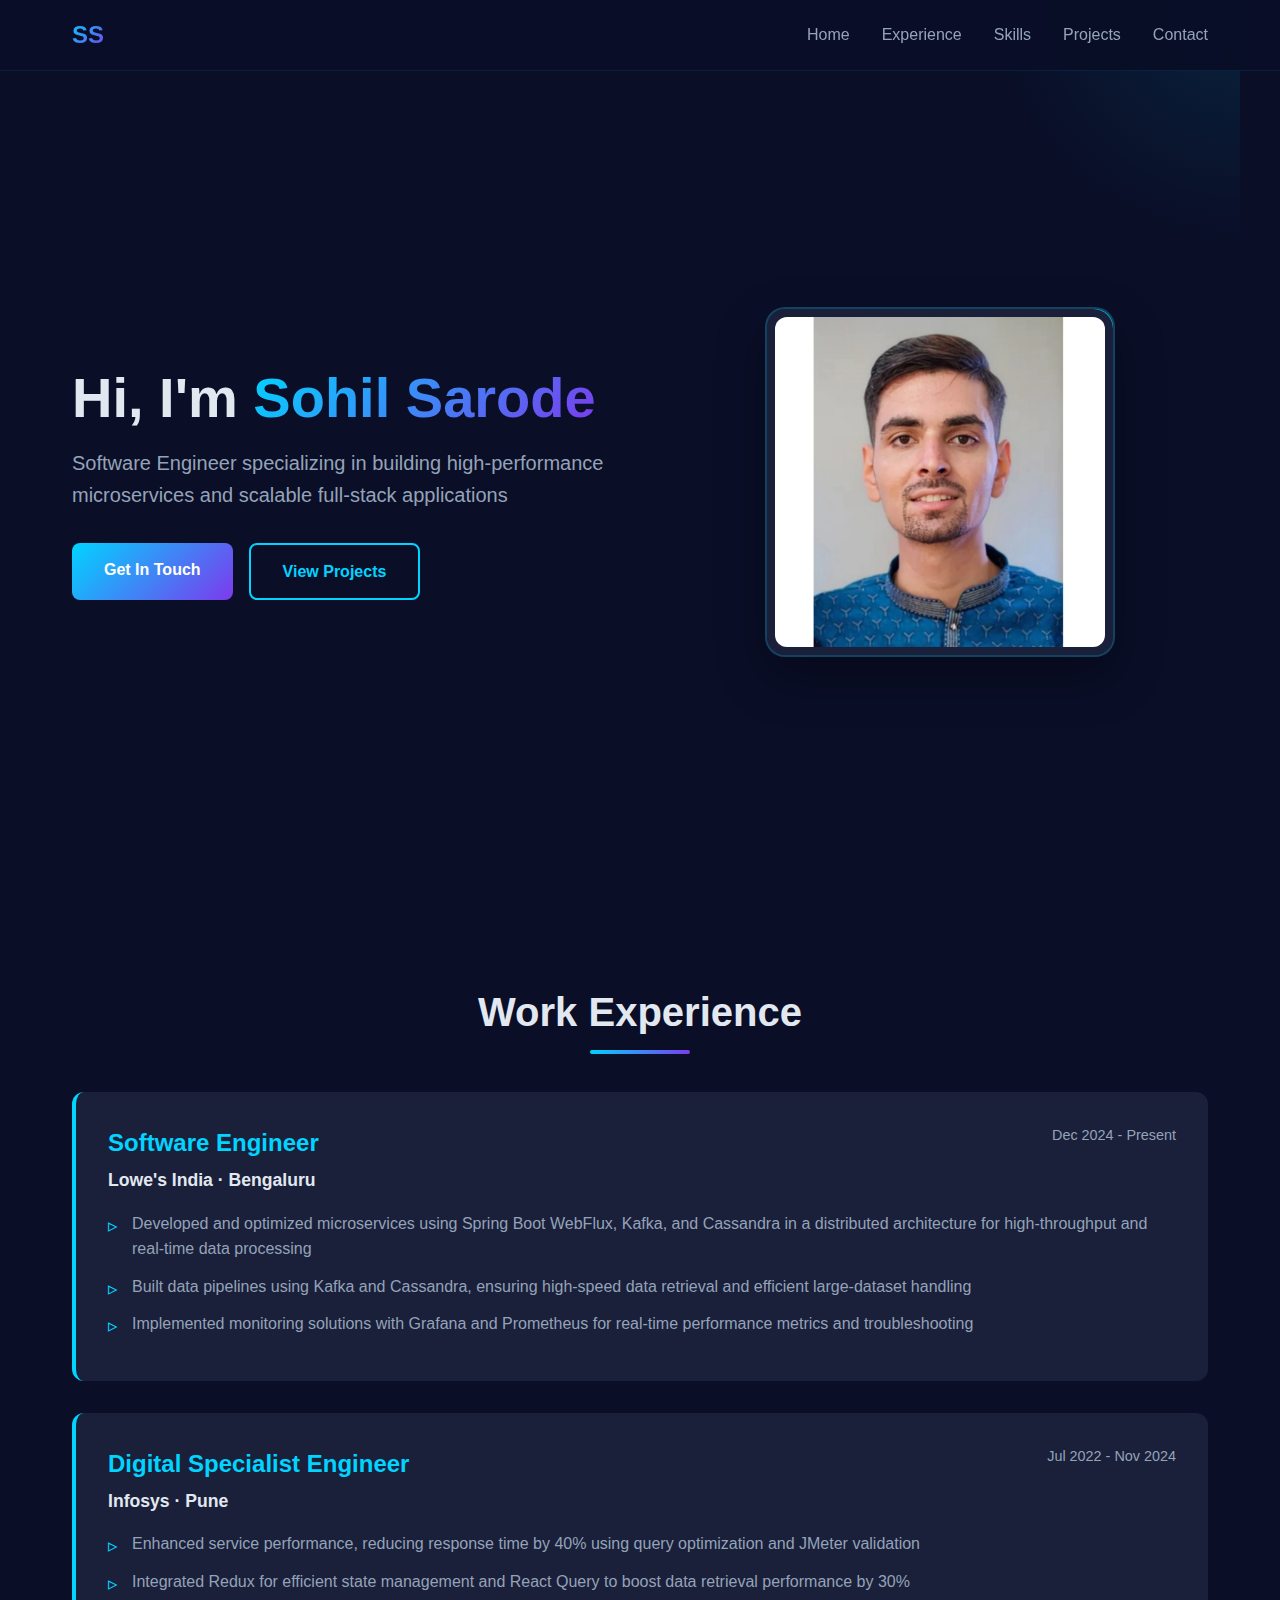
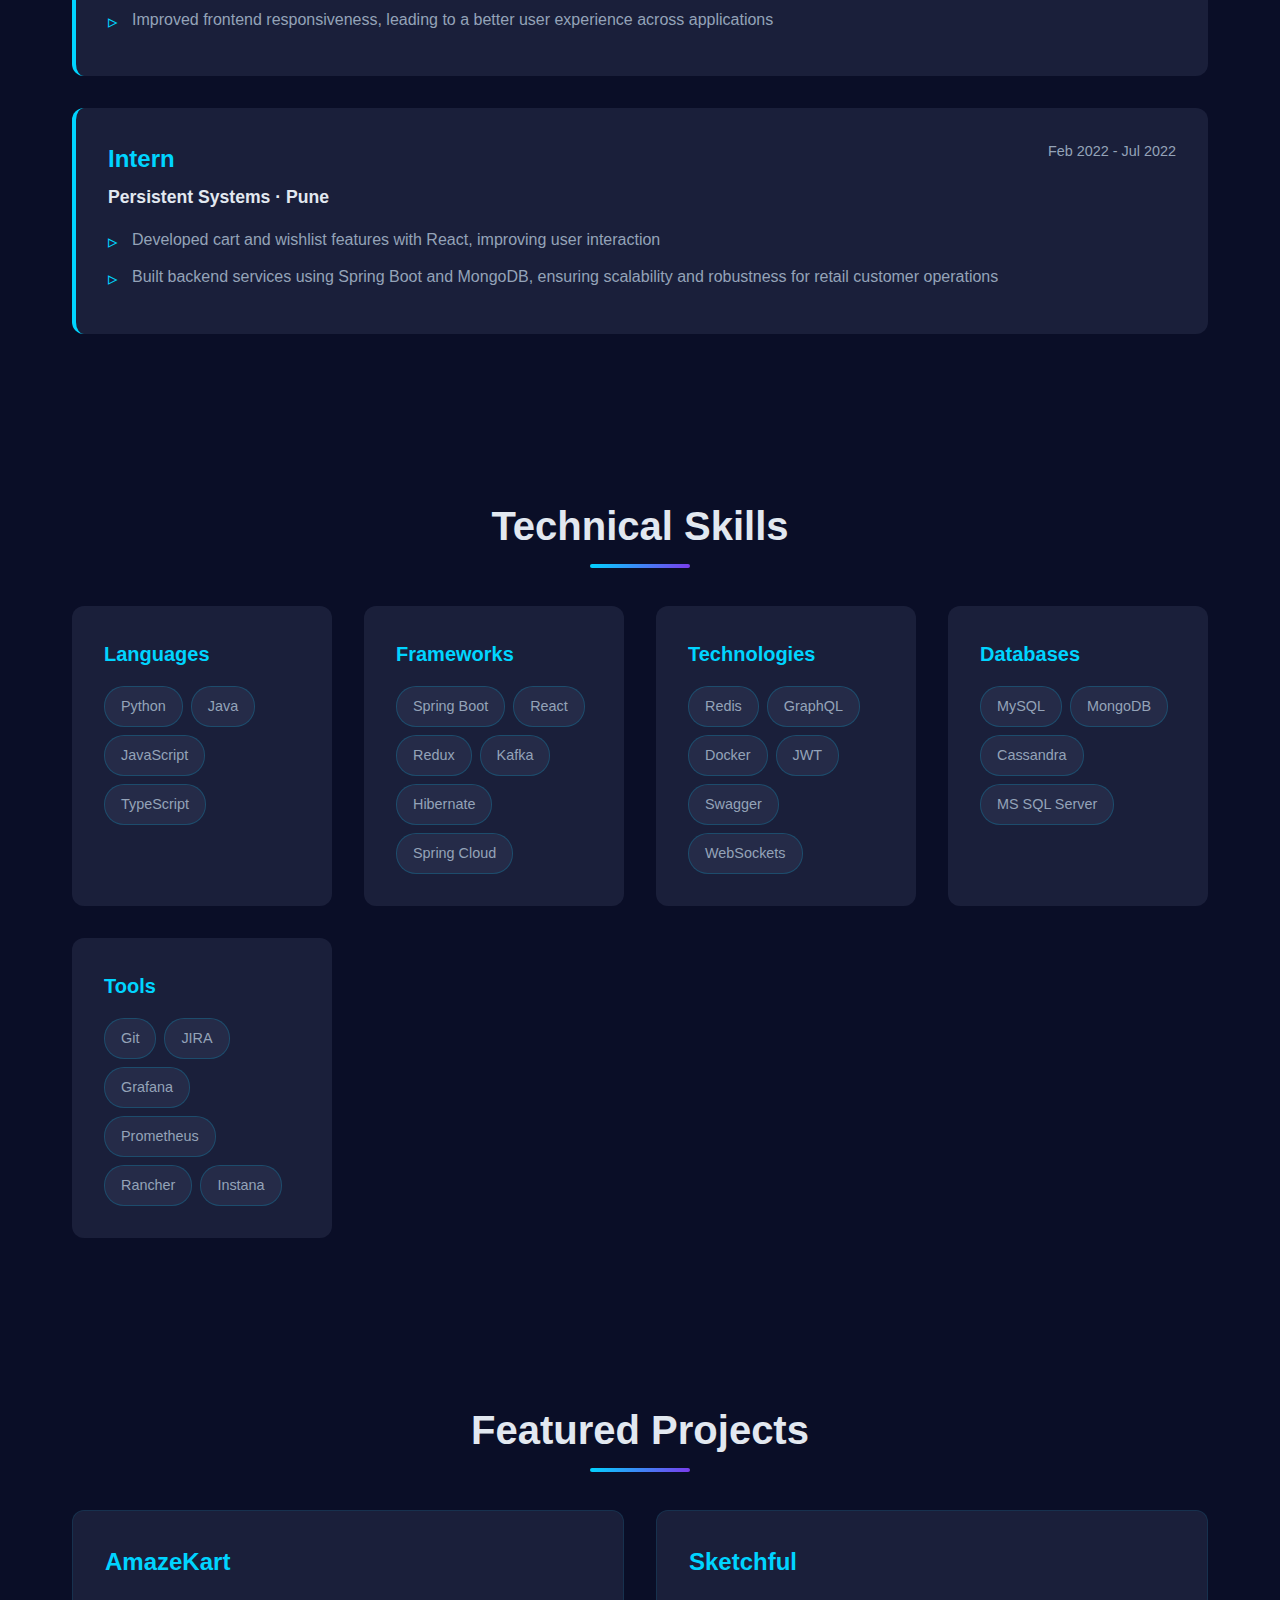
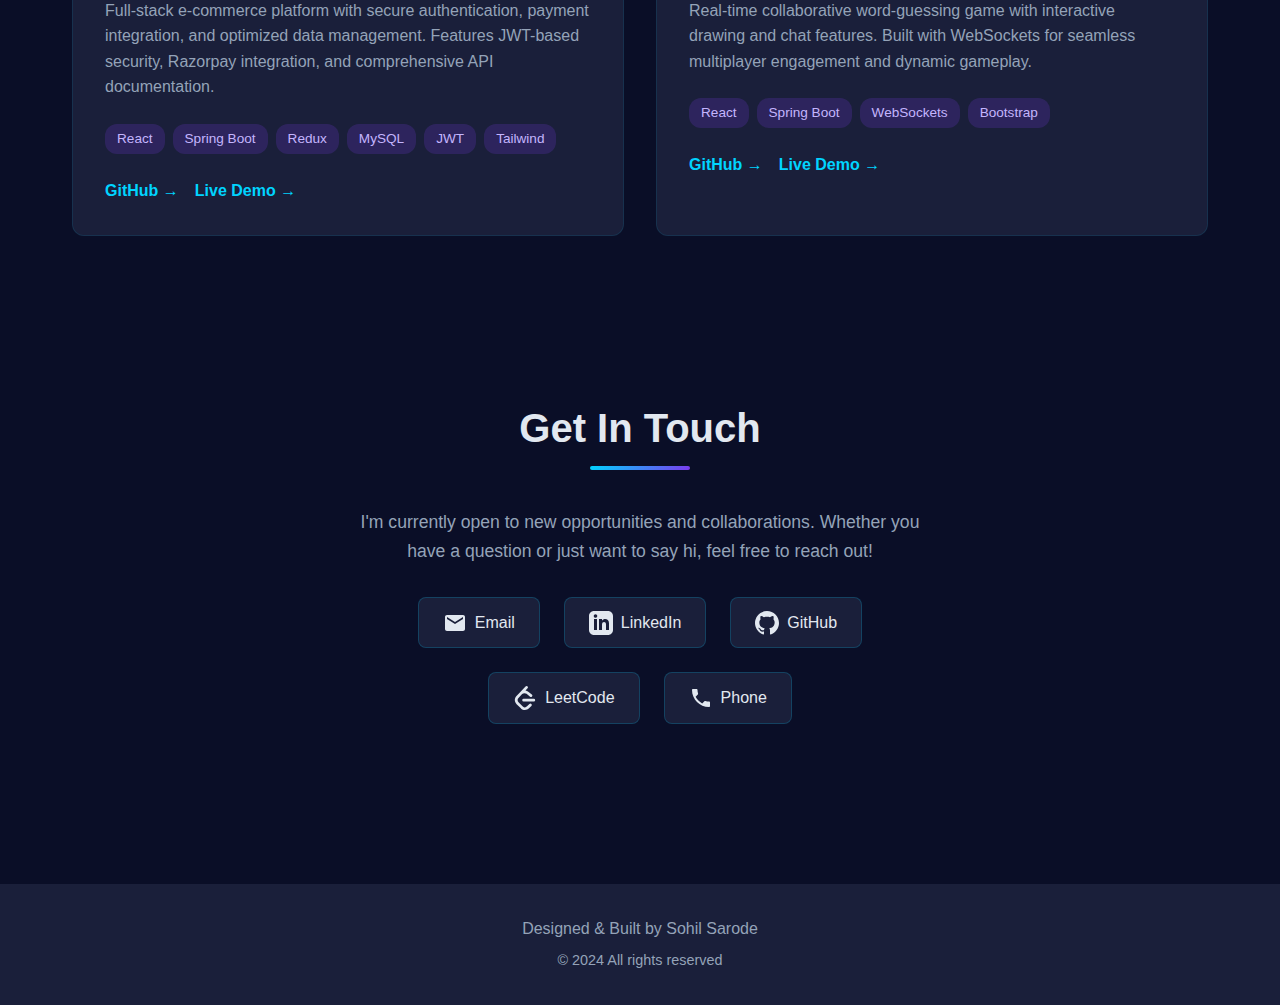
<file: portfolio/index.html>
<!DOCTYPE html>
<html lang="en">
<head>
    <meta charset="UTF-8">
    <meta name="viewport" content="width=device-width, initial-scale=1.0">
    <meta name="description" content="Sohil Sarode - Software Engineer specializing in microservices and full-stack development">
    <title>Sohil Sarode - Software Engineer</title>
    <link rel="stylesheet" href="css/style.css">
</head>
<body>
    <!-- Navigation -->
    <nav>
        <div class="container">
            <div class="logo">SS</div>
            <ul>
                <li><a href="#home">Home</a></li>
                <li><a href="#experience">Experience</a></li>
                <li><a href="#skills">Skills</a></li>
                <li><a href="#projects">Projects</a></li>
                <li><a href="#contact">Contact</a></li>
            </ul>
        </div>
    </nav>

    <!-- Hero Section -->
    <section id="home" class="hero">
        <div class="hero-content">
            <div class="hero-text">
                <h1>
                    Hi, I'm <span class="gradient-text">Sohil Sarode</span>
                </h1>
                <p>Software Engineer specializing in building high-performance microservices and scalable full-stack applications</p>
                <div class="hero-buttons">
                    <a href="#contact" class="btn btn-primary">Get In Touch</a>
                    <a href="#projects" class="btn btn-secondary">View Projects</a>
                </div>
            </div>
            <div class="hero-image">
                <div class="profile-card">
                    <img src="./profile.jpg" alt="Sohil Sarode" class="profile-img">
                </div>
            </div>
        </div>
    </section>

    <!-- Experience Section -->
    <section id="experience">
        <h2 class="section-title">Work Experience</h2>
        <div class="experience-grid">
            <div class="experience-card">
                <div class="experience-header">
                    <div>
                        <h3 class="experience-title">Software Engineer</h3>
                        <p class="company">Lowe's India · Bengaluru</p>
                    </div>
                    <span class="duration">Dec 2024 - Present</span>
                </div>
                <ul>
                    <li>Developed and optimized microservices using Spring Boot WebFlux, Kafka, and Cassandra in a distributed architecture for high-throughput and real-time data processing</li>
                    <li>Built data pipelines using Kafka and Cassandra, ensuring high-speed data retrieval and efficient large-dataset handling</li>
                    <li>Implemented monitoring solutions with Grafana and Prometheus for real-time performance metrics and troubleshooting</li>
                </ul>
            </div>

            <div class="experience-card">
                <div class="experience-header">
                    <div>
                        <h3 class="experience-title">Digital Specialist Engineer</h3>
                        <p class="company">Infosys · Pune</p>
                    </div>
                    <span class="duration">Jul 2022 - Nov 2024</span>
                </div>
                <ul>
                    <li>Enhanced service performance, reducing response time by 40% using query optimization and JMeter validation</li>
                    <li>Integrated Redux for efficient state management and React Query to boost data retrieval performance by 30%</li>
                    <li>Improved frontend responsiveness, leading to a better user experience across applications</li>
                </ul>
            </div>

            <div class="experience-card">
                <div class="experience-header">
                    <div>
                        <h3 class="experience-title">Intern</h3>
                        <p class="company">Persistent Systems · Pune</p>
                    </div>
                    <span class="duration">Feb 2022 - Jul 2022</span>
                </div>
                <ul>
                    <li>Developed cart and wishlist features with React, improving user interaction</li>
                    <li>Built backend services using Spring Boot and MongoDB, ensuring scalability and robustness for retail customer operations</li>
                </ul>
            </div>
        </div>
    </section>

    <!-- Skills Section -->
    <section id="skills">
        <h2 class="section-title">Technical Skills</h2>
        <div class="skills-grid">
            <div class="skill-category">
                <h3>Languages</h3>
                <div class="skill-tags">
                    <span class="skill-tag">Python</span>
                    <span class="skill-tag">Java</span>
                    <span class="skill-tag">JavaScript</span>
                    <span class="skill-tag">TypeScript</span>
                </div>
            </div>
            <div class="skill-category">
                <h3>Frameworks</h3>
                <div class="skill-tags">
                    <span class="skill-tag">Spring Boot</span>
                    <span class="skill-tag">React</span>
                    <span class="skill-tag">Redux</span>
                    <span class="skill-tag">Kafka</span>
                    <span class="skill-tag">Hibernate</span>
                    <span class="skill-tag">Spring Cloud</span>
                </div>
            </div>
            <div class="skill-category">
                <h3>Technologies</h3>
                <div class="skill-tags">
                    <span class="skill-tag">Redis</span>
                    <span class="skill-tag">GraphQL</span>
                    <span class="skill-tag">Docker</span>
                    <span class="skill-tag">JWT</span>
                    <span class="skill-tag">Swagger</span>
                    <span class="skill-tag">WebSockets</span>
                </div>
            </div>
            <div class="skill-category">
                <h3>Databases</h3>
                <div class="skill-tags">
                    <span class="skill-tag">MySQL</span>
                    <span class="skill-tag">MongoDB</span>
                    <span class="skill-tag">Cassandra</span>
                    <span class="skill-tag">MS SQL Server</span>
                </div>
            </div>
            <div class="skill-category">
                <h3>Tools</h3>
                <div class="skill-tags">
                    <span class="skill-tag">Git</span>
                    <span class="skill-tag">JIRA</span>
                    <span class="skill-tag">Grafana</span>
                    <span class="skill-tag">Prometheus</span>
                    <span class="skill-tag">Rancher</span>
                    <span class="skill-tag">Instana</span>
                </div>
            </div>
        </div>
    </section>

    <!-- Projects Section -->
    <section id="projects">
        <h2 class="section-title">Featured Projects</h2>
        <div class="projects-grid">
            <div class="project-card">
                <div class="project-content">
                    <h3 class="project-title">AmazeKart</h3>
                    <p class="project-description">
                        Full-stack e-commerce platform with secure authentication, payment integration, and optimized data management. Features JWT-based security, Razorpay integration, and comprehensive API documentation.
                    </p>
                    <div class="project-tech">
                        <span class="tech-badge">React</span>
                        <span class="tech-badge">Spring Boot</span>
                        <span class="tech-badge">Redux</span>
                        <span class="tech-badge">MySQL</span>
                        <span class="tech-badge">JWT</span>
                        <span class="tech-badge">Tailwind</span>
                    </div>
                    <div class="project-links">
                        <a href="https://github.com/SKS59" target="_blank">GitHub →</a>
                        <a href="#" target="_blank">Live Demo →</a>
                    </div>
                </div>
            </div>

            <div class="project-card">
                <div class="project-content">
                    <h3 class="project-title">Sketchful</h3>
                    <p class="project-description">
                        Real-time collaborative word-guessing game with interactive drawing and chat features. Built with WebSockets for seamless multiplayer engagement and dynamic gameplay.
                    </p>
                    <div class="project-tech">
                        <span class="tech-badge">React</span>
                        <span class="tech-badge">Spring Boot</span>
                        <span class="tech-badge">WebSockets</span>
                        <span class="tech-badge">Bootstrap</span>
                    </div>
                    <div class="project-links">
                        <a href="https://github.com/SKS59" target="_blank">GitHub →</a>
                        <a href="#" target="_blank">Live Demo →</a>
                    </div>
                </div>
            </div>
        </div>
    </section>

    <!-- Contact Section -->
    <section id="contact">
        <h2 class="section-title">Get In Touch</h2>
        <div class="contact-content">
            <p>I'm currently open to new opportunities and collaborations. Whether you have a question or just want to say hi, feel free to reach out!</p>
            <div class="contact-links">
                <a href="mailto:sohilsarode5@gmail.com" class="contact-link">
                    <svg viewBox="0 0 24 24" xmlns="http://www.w3.org/2000/svg">
                        <path d="M20 4H4c-1.1 0-1.99.9-1.99 2L2 18c0 1.1.9 2 2 2h16c1.1 0 2-.9 2-2V6c0-1.1-.9-2-2-2zm0 4l-8 5-8-5V6l8 5 8-5v2z"/>
                    </svg>
                    Email
                </a>
                <a href="https://www.linkedin.com/in/sohil-sarode" target="_blank" class="contact-link">
                    <svg viewBox="0 0 24 24" xmlns="http://www.w3.org/2000/svg">
                        <path d="M19 0h-14c-2.761 0-5 2.239-5 5v14c0 2.761 2.239 5 5 5h14c2.762 0 5-2.239 5-5v-14c0-2.761-2.238-5-5-5zm-11 19h-3v-11h3v11zm-1.5-12.268c-.966 0-1.75-.79-1.75-1.764s.784-1.764 1.75-1.764 1.75.79 1.75 1.764-.783 1.764-1.75 1.764zm13.5 12.268h-3v-5.604c0-3.368-4-3.113-4 0v5.604h-3v-11h3v1.765c1.396-2.586 7-2.777 7 2.476v6.759z"/>
                    </svg>
                    LinkedIn
                </a>
                <a href="https://github.com/SKS59" target="_blank" class="contact-link">
                    <svg viewBox="0 0 24 24" xmlns="http://www.w3.org/2000/svg">
                        <path d="M12 0c-6.626 0-12 5.373-12 12 0 5.302 3.438 9.8 8.207 11.387.599.111.793-.261.793-.577v-2.234c-3.338.726-4.033-1.416-4.033-1.416-.546-1.387-1.333-1.756-1.333-1.756-1.089-.745.083-.729.083-.729 1.205.084 1.839 1.237 1.839 1.237 1.07 1.834 2.807 1.304 3.492.997.107-.775.418-1.305.762-1.604-2.665-.305-5.467-1.334-5.467-5.931 0-1.311.469-2.381 1.236-3.221-.124-.303-.535-1.524.117-3.176 0 0 1.008-.322 3.301 1.23.957-.266 1.983-.399 3.003-.404 1.02.005 2.047.138 3.006.404 2.291-1.552 3.297-1.23 3.297-1.23.653 1.653.242 2.874.118 3.176.77.84 1.235 1.911 1.235 3.221 0 4.609-2.807 5.624-5.479 5.921.43.372.823 1.102.823 2.222v3.293c0 .319.192.694.801.576 4.765-1.589 8.199-6.086 8.199-11.386 0-6.627-5.373-12-12-12z"/>
                    </svg>
                    GitHub
                </a>
                <a href="https://leetcode.com/sohilsarode" target="_blank" class="contact-link">
                    <svg viewBox="0 0 24 24" xmlns="http://www.w3.org/2000/svg">
                        <path d="M13.483 0a1.374 1.374 0 0 0-.961.438L7.116 6.226l-3.854 4.126a5.266 5.266 0 0 0-1.209 2.104 5.35 5.35 0 0 0-.125.513 5.527 5.527 0 0 0 .062 2.362 5.83 5.83 0 0 0 .349 1.017 5.938 5.938 0 0 0 1.271 1.818l4.277 4.193.039.038c2.248 2.165 5.852 2.133 8.063-.074l2.396-2.392c.54-.54.54-1.414.003-1.955a1.378 1.378 0 0 0-1.951-.003l-2.396 2.392a3.021 3.021 0 0 1-4.205.038l-.02-.019-4.276-4.193c-.652-.64-.972-1.469-.948-2.263a2.68 2.68 0 0 1 .066-.523 2.545 2.545 0 0 1 .619-1.164L9.13 8.114c1.058-1.134 3.204-1.27 4.43-.278l3.501 2.831c.593.48 1.461.387 1.94-.207a1.384 1.384 0 0 0-.207-1.943l-3.5-2.831c-.8-.647-1.766-1.045-2.774-1.202l2.015-2.158A1.384 1.384 0 0 0 13.483 0zm-2.866 12.815a1.38 1.38 0 0 0-1.38 1.382 1.38 1.38 0 0 0 1.38 1.382H20.79a1.38 1.38 0 0 0 1.38-1.382 1.38 1.38 0 0 0-1.38-1.382z"/>
                    </svg>
                    LeetCode
                </a>
                <a href="tel:+918087263077" class="contact-link">
                    <svg viewBox="0 0 24 24" xmlns="http://www.w3.org/2000/svg">
                        <path d="M6.62 10.79c1.44 2.83 3.76 5.14 6.59 6.59l2.2-2.2c.27-.27.67-.36 1.02-.24 1.12.37 2.33.57 3.57.57.55 0 1 .45 1 1V20c0 .55-.45 1-1 1-9.39 0-17-7.61-17-17 0-.55.45-1 1-1h3.5c.55 0 1 .45 1 1 0 1.25.2 2.45.57 3.57.11.35.03.74-.25 1.02l-2.2 2.2z"/>
                    </svg>
                    Phone
                </a>
            </div>
        </div>
    </section>

    <!-- Footer -->
    <footer>
        <p>Designed & Built by Sohil Sarode</p>
        <p style="margin-top: 0.5rem; font-size: 0.9rem;">© 2024 All rights reserved</p>
    </footer>

    <script src="js/script.js"></script>
</body>
</html>
</file>
<file: portfolio/css/style.css>
* {
    margin: 0;
    padding: 0;
    box-sizing: border-box;
}

:root {
    --bg-primary: #0a0e27;
    --bg-secondary: #1a1f3a;
    --bg-tertiary: #252b48;
    --accent: #00d4ff;
    --accent-secondary: #7c3aed;
    --text-primary: #e2e8f0;
    --text-secondary: #94a3b8;
    --gradient: linear-gradient(135deg, #00d4ff 0%, #7c3aed 100%);
}

body {
    font-family: 'Segoe UI', Tahoma, Geneva, Verdana, sans-serif;
    background: var(--bg-primary);
    color: var(--text-primary);
    line-height: 1.6;
    overflow-x: hidden;
}

html {
    scroll-behavior: smooth;
}

/* Navigation */
nav {
    position: fixed;
    top: 0;
    width: 100%;
    background: rgba(10, 14, 39, 0.95);
    backdrop-filter: blur(10px);
    z-index: 1000;
    padding: 1rem 0;
    border-bottom: 1px solid rgba(0, 212, 255, 0.1);
}

nav .container {
    max-width: 1200px;
    margin: 0 auto;
    padding: 0 2rem;
    display: flex;
    justify-content: space-between;
    align-items: center;
}

nav .logo {
    font-size: 1.5rem;
    font-weight: 700;
    background: var(--gradient);
    -webkit-background-clip: text;
    -webkit-text-fill-color: transparent;
    background-clip: text;
}

nav ul {
    display: flex;
    list-style: none;
    gap: 2rem;
}

nav a {
    color: var(--text-secondary);
    text-decoration: none;
    transition: color 0.3s;
    font-weight: 500;
}

nav a:hover,
nav a.active {
    color: var(--accent);
}

/* Hero Section */
.hero {
    min-height: 100vh;
    display: flex;
    align-items: center;
    justify-content: center;
    padding: 6rem 2rem 2rem;
    position: relative;
    overflow: hidden;
}

.hero::before {
    content: '';
    position: absolute;
    width: 500px;
    height: 500px;
    background: radial-gradient(circle, rgba(0, 212, 255, 0.1) 0%, transparent 70%);
    top: -250px;
    right: -250px;
    animation: pulse 4s ease-in-out infinite;
}

@keyframes pulse {
    0%, 100% { transform: scale(1); opacity: 0.5; }
    50% { transform: scale(1.1); opacity: 0.8; }
}

.hero-content {
    max-width: 1200px;
    display: grid;
    grid-template-columns: 1fr 1fr;
    gap: 4rem;
    align-items: center;
    position: relative;
    z-index: 1;
}

.hero-text h1 {
    font-size: 3.5rem;
    margin-bottom: 1rem;
    line-height: 1.2;
}

.hero-text .gradient-text {
    background: var(--gradient);
    -webkit-background-clip: text;
    -webkit-text-fill-color: transparent;
    background-clip: text;
}

.hero-text p {
    font-size: 1.25rem;
    color: var(--text-secondary);
    margin-bottom: 2rem;
}

.hero-buttons {
    display: flex;
    gap: 1rem;
    flex-wrap: wrap;
}

.btn {
    padding: 0.875rem 2rem;
    border-radius: 8px;
    text-decoration: none;
    font-weight: 600;
    transition: all 0.3s;
    display: inline-block;
    cursor: pointer;
}

.btn-primary {
    background: var(--gradient);
    color: white;
    border: none;
}

.btn-primary:hover {
    transform: translateY(-2px);
    box-shadow: 0 10px 25px rgba(0, 212, 255, 0.3);
}

.btn-secondary {
    background: transparent;
    color: var(--accent);
    border: 2px solid var(--accent);
}

.btn-secondary:hover {
    background: rgba(0, 212, 255, 0.1);
}

.hero-image {
    display: flex;
    justify-content: center;
    align-items: center;
}

.profile-card {
    position: relative;
    width: 350px;
    height: 350px;
    border-radius: 20px;
    overflow: hidden;
    background: var(--bg-secondary);
    border: 2px solid rgba(0, 212, 255, 0.2);
    box-shadow: 0 20px 50px rgba(0, 0, 0, 0.3);
}

.profile-card::before {
    content: '';
    position: absolute;
    top: -50%;
    left: -50%;
    width: 200%;
    height: 200%;
    background: conic-gradient(transparent, var(--accent), transparent 30%);
    animation: rotate 4s linear infinite;
}

@keyframes rotate {
    100% { transform: rotate(360deg); }
}

.profile-card::after {
    content: '';
    position: absolute;
    inset: 3px;
    background: var(--bg-secondary);
    border-radius: 18px;
    z-index: 1;
}

.profile-img {
    position: relative;
    z-index: 2;
    width: 100%;
    height: 100%;
    object-fit: cover;
    object-position: center;
    padding: 8px;
    border-radius: 20px;
    background: var(--bg-secondary);
}

/* Section Styles */
section {
    padding: 5rem 2rem;
    max-width: 1200px;
    margin: 0 auto;
}

.section-title {
    font-size: 2.5rem;
    margin-bottom: 3rem;
    text-align: center;
    position: relative;
}

.section-title::after {
    content: '';
    position: absolute;
    bottom: -10px;
    left: 50%;
    transform: translateX(-50%);
    width: 100px;
    height: 4px;
    background: var(--gradient);
    border-radius: 2px;
}

/* Experience Cards */
.experience-grid {
    display: grid;
    gap: 2rem;
}

.experience-card {
    background: var(--bg-secondary);
    padding: 2rem;
    border-radius: 12px;
    border-left: 4px solid var(--accent);
    transition: all 0.3s;
    position: relative;
    overflow: hidden;
}

.experience-card::before {
    content: '';
    position: absolute;
    top: 0;
    left: 0;
    width: 100%;
    height: 100%;
    background: linear-gradient(135deg, rgba(0, 212, 255, 0.05) 0%, transparent 100%);
    opacity: 0;
    transition: opacity 0.3s;
}

.experience-card:hover::before {
    opacity: 1;
}

.experience-card:hover {
    transform: translateX(10px);
    box-shadow: 0 10px 30px rgba(0, 0, 0, 0.3);
}

.experience-header {
    display: flex;
    justify-content: space-between;
    align-items: start;
    margin-bottom: 1rem;
    flex-wrap: wrap;
    gap: 1rem;
}

.experience-title {
    font-size: 1.5rem;
    color: var(--accent);
    margin-bottom: 0.25rem;
}

.company {
    color: var(--text-primary);
    font-size: 1.1rem;
    font-weight: 600;
}

.duration {
    color: var(--text-secondary);
    font-size: 0.9rem;
    white-space: nowrap;
}

.experience-card ul {
    list-style: none;
    margin-top: 1rem;
}

.experience-card li {
    padding-left: 1.5rem;
    margin-bottom: 0.75rem;
    position: relative;
    color: var(--text-secondary);
}

.experience-card li::before {
    content: '▹';
    position: absolute;
    left: 0;
    color: var(--accent);
    font-size: 1.2rem;
}

/* Skills Grid */
.skills-grid {
    display: grid;
    grid-template-columns: repeat(auto-fit, minmax(250px, 1fr));
    gap: 2rem;
}

.skill-category {
    background: var(--bg-secondary);
    padding: 2rem;
    border-radius: 12px;
    transition: transform 0.3s;
}

.skill-category:hover {
    transform: translateY(-5px);
    box-shadow: 0 10px 30px rgba(0, 0, 0, 0.3);
}

.skill-category h3 {
    color: var(--accent);
    margin-bottom: 1rem;
    font-size: 1.25rem;
}

.skill-tags {
    display: flex;
    flex-wrap: wrap;
    gap: 0.5rem;
}

.skill-tag {
    background: var(--bg-tertiary);
    padding: 0.5rem 1rem;
    border-radius: 20px;
    font-size: 0.9rem;
    color: var(--text-secondary);
    border: 1px solid rgba(0, 212, 255, 0.2);
    transition: all 0.3s;
}

.skill-tag:hover {
    background: rgba(0, 212, 255, 0.1);
    border-color: var(--accent);
    color: var(--accent);
}

/* Projects Grid */
.projects-grid {
    display: grid;
    grid-template-columns: repeat(auto-fit, minmax(350px, 1fr));
    gap: 2rem;
}

.project-card {
    background: var(--bg-secondary);
    border-radius: 12px;
    overflow: hidden;
    transition: transform 0.3s;
    border: 1px solid rgba(0, 212, 255, 0.1);
}

.project-card:hover {
    transform: translateY(-10px);
    box-shadow: 0 20px 40px rgba(0, 0, 0, 0.4);
}

.project-content {
    padding: 2rem;
}

.project-title {
    font-size: 1.5rem;
    color: var(--accent);
    margin-bottom: 1rem;
}

.project-description {
    color: var(--text-secondary);
    margin-bottom: 1.5rem;
}

.project-tech {
    display: flex;
    flex-wrap: wrap;
    gap: 0.5rem;
    margin-bottom: 1.5rem;
}

.tech-badge {
    background: rgba(124, 58, 237, 0.2);
    color: #c4b5fd;
    padding: 0.25rem 0.75rem;
    border-radius: 12px;
    font-size: 0.85rem;
}

.project-links {
    display: flex;
    gap: 1rem;
}

.project-links a {
    color: var(--accent);
    text-decoration: none;
    font-weight: 600;
    transition: color 0.3s;
}

.project-links a:hover {
    color: var(--accent-secondary);
}

/* Contact Section */
.contact-content {
    text-align: center;
    max-width: 600px;
    margin: 0 auto;
}

.contact-content p {
    font-size: 1.1rem;
    color: var(--text-secondary);
    margin-bottom: 2rem;
}

.contact-links {
    display: flex;
    justify-content: center;
    gap: 1.5rem;
    flex-wrap: wrap;
    margin-top: 2rem;
}

.contact-link {
    display: flex;
    align-items: center;
    gap: 0.5rem;
    padding: 0.75rem 1.5rem;
    background: var(--bg-secondary);
    border-radius: 8px;
    color: var(--text-primary);
    text-decoration: none;
    transition: all 0.3s;
    border: 1px solid rgba(0, 212, 255, 0.2);
}

.contact-link:hover {
    background: rgba(0, 212, 255, 0.1);
    border-color: var(--accent);
    transform: translateY(-2px);
}

.contact-link svg {
    width: 24px;
    height: 24px;
    fill: currentColor;
}

/* Footer */
footer {
    text-align: center;
    padding: 2rem;
    background: var(--bg-secondary);
    color: var(--text-secondary);
    margin-top: 5rem;
}

/* Responsive */
@media (max-width: 968px) {
    .hero-content {
        grid-template-columns: 1fr;
        text-align: center;
    }

    .hero-text h1 {
        font-size: 2.5rem;
    }

    .hero-buttons {
        justify-content: center;
    }

    nav ul {
        gap: 1rem;
    }

    .section-title {
        font-size: 2rem;
    }
}

@media (max-width: 640px) {
    nav .container {
        padding: 0 1rem;
    }

    nav ul {
        display: none;
    }

    .hero-text h1 {
        font-size: 2rem;
    }

    .profile-card {
        width: 280px;
        height: 280px;
    }

    .projects-grid {
        grid-template-columns: 1fr;
    }
  }
</file>
